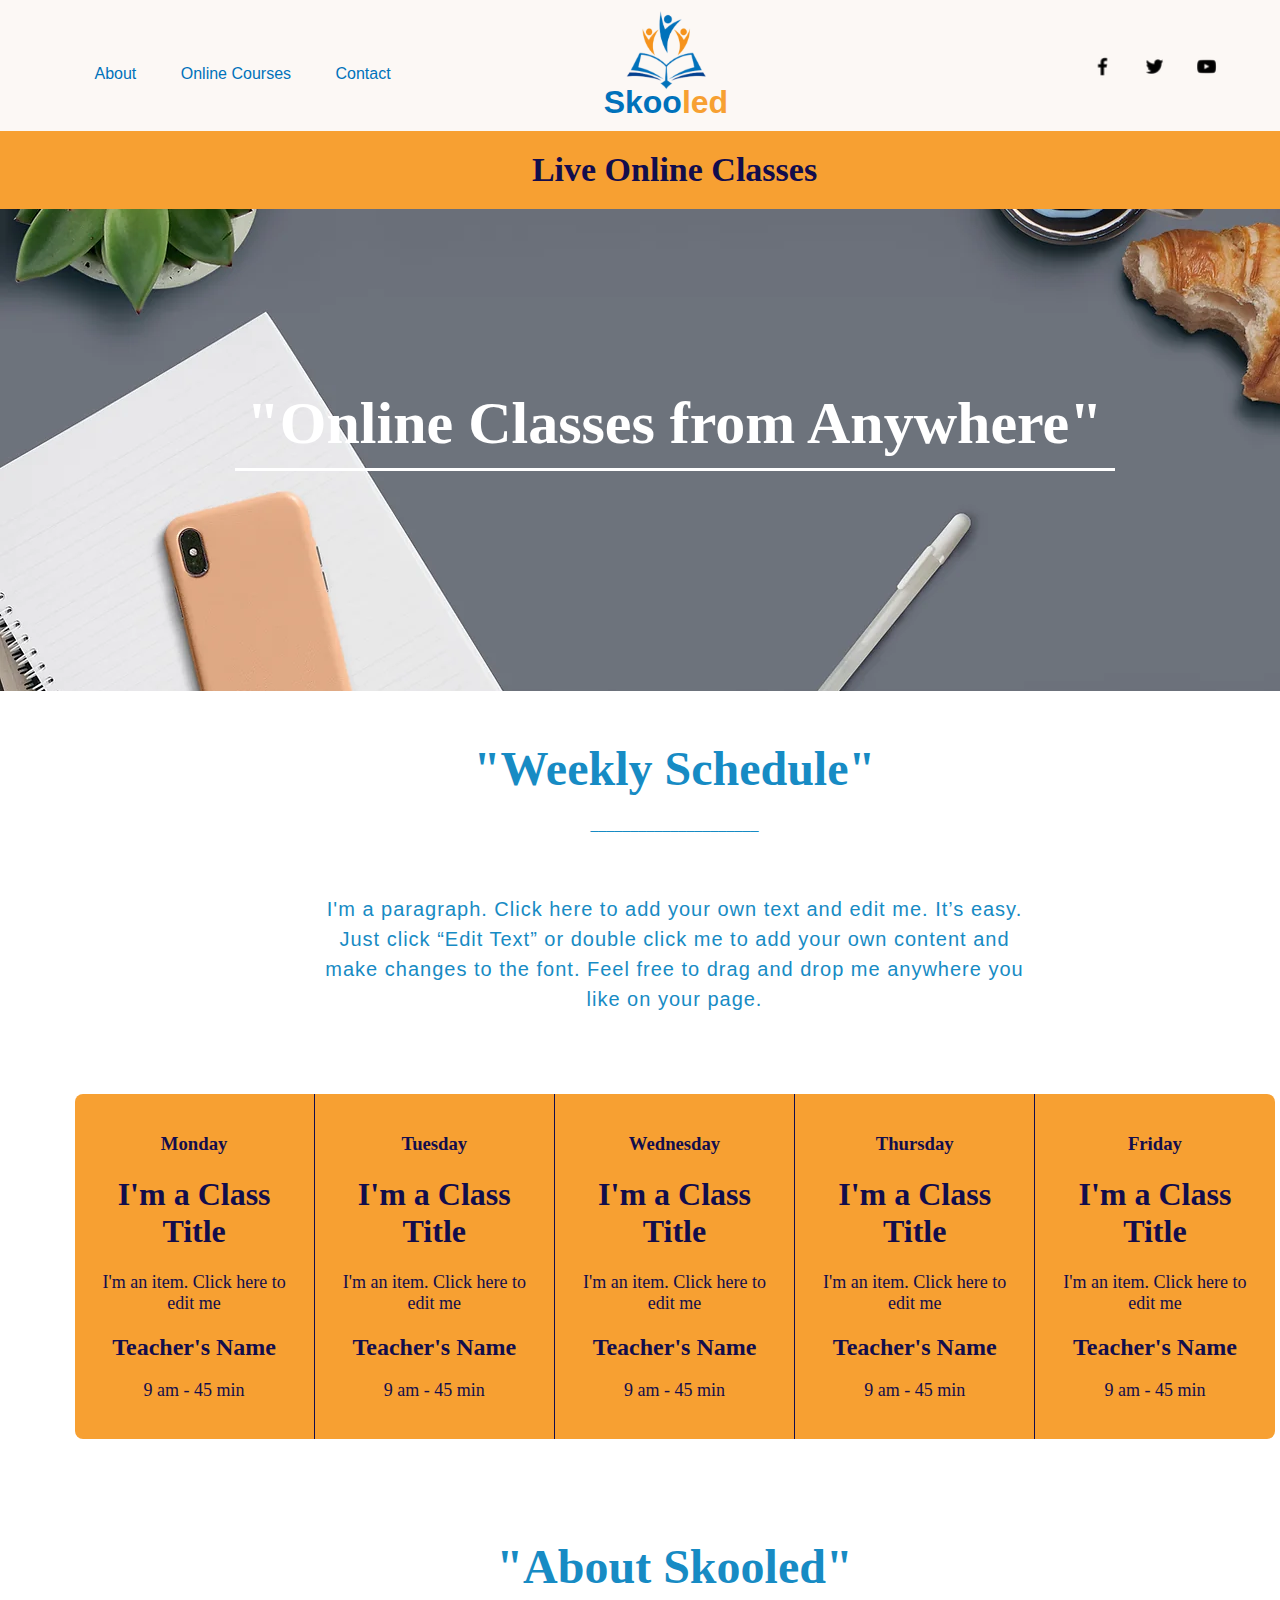
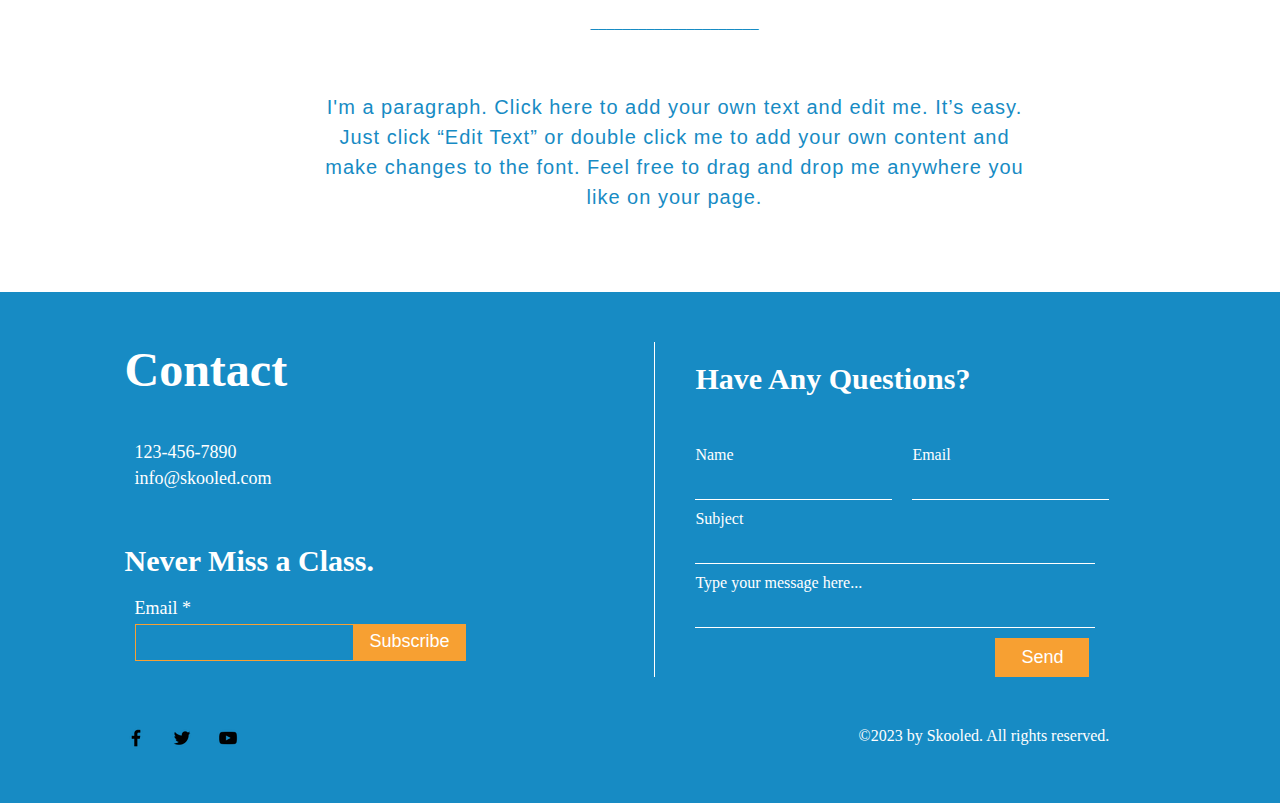
<file: index.html>
<!DOCTYPE html>
<html>
<head>
	<meta charset="utf-8">
	<meta name="viewport" content="width=device-width, initial-scale=1">
	<title>Skooled learn_online</title>
	<link rel="stylesheet" type="text/css" href="style.css">
	<link rel="icon" type="image/png" href="img/logo.png">
</head>
<body>
	<!-- Header start -->
	<div class="header">
		<div class="m-auto">
			<div class="flex">
				<div class="navbar">
					<ul>
						<li><a href="index.html#about">About</a></li>
						<li><a href="online.html">Online Courses</a></li>
						<li><a href="#contact">Contact</a></li>
					</ul>
				</div>
				<div class="logo">
					<a href="index.html"><img src="img/logo.png" width="80px" height="80px"></a>
					<div style="display: flex; padding-left: 13px;">
						<h1 style="color: #0072BB;">Skoo</h1>
						<h1 style="color: #F7A032;">led</h1>
					</div>	
				</div>
				<div class="icon">
					<a href=""><img src="img/fb.jpg"></a>
					<a href=""><img src="img/twitter.jpg"></a>
					<a href=""><img src="img/yt.jpg"></a>
				</div>
			</div>
		</div>
	</div>
	<!-- Header end -->
	<!-- main body start -->
	<div class="main-body">
		<!-- title start -->
		<div class="title">
			<div class="line">
				<h2>Live Online Classes</h2>
			</div>
			<h1>"Online Classes from Anywhere"</h1>
		</div>
		<!-- title end -->
		<!-- schedule start -->
		<div class="schedule">
			<div class="heading">
				<h1>"Weekly Schedule"</h1>
				<div>_____________________</div>
			</div>
			<div class="text">
				<p>
					I'm a paragraph. Click here to add your own text and edit me. It’s easy. Just click “Edit Text” or double click me to add your own content and make changes to the font. Feel free to drag and drop me anywhere you like on your page.
				</p>
			</div>
			<div class="container">
				<div class="m-auto">
					<div class="flex" style="background-color: #F7A032; border-radius: 0.5rem;">
						<div class="day">
							<h3>Monday</h3>
							<h1>I'm a Class Title</h1>
							<p>I'm an item. Click here to edit me</p>
							<h2>Teacher's Name</h2>
							<p>9 am - 45 min</p>
						</div>
						<div class="day">
							<h3>Tuesday</h3>
							<h1>I'm a Class Title</h1>
							<p>I'm an item. Click here to edit me</p>
							<h2>Teacher's Name</h2>
							<p>9 am - 45 min</p>
						</div>
						<div class="day">
							<h3>Wednesday</h3>
							<h1>I'm a Class Title</h1>
							<p>I'm an item. Click here to edit me</p>
							<h2>Teacher's Name</h2>
							<p>9 am - 45 min</p>
						</div>
						<div class="day">
							<h3>Thursday</h3>
							<h1>I'm a Class Title</h1>
							<p>I'm an item. Click here to edit me</p>
							<h2>Teacher's Name</h2>
							<p>9 am - 45 min</p>
						</div>
						<div class="day" style="border-right: 0;">
							<h3>Friday</h3>
							<h1>I'm a Class Title</h1>
							<p>I'm an item. Click here to edit me</p>
							<h2>Teacher's Name</h2>
							<p>9 am - 45 min</p>
						</div>
					</div>
				</div>
			</div>
		</div>
		<!-- schedule end -->
		<!-- about start -->
		<div id="about">
			<div class="heading">
				<h1>"About Skooled"</h1>
				<div>_____________________</div>
			</div>
			<div class="text">
				<p>
					I'm a paragraph. Click here to add your own text and edit me. It’s easy. Just click “Edit Text” or double click me to add your own content and make changes to the font. Feel free to drag and drop me anywhere you like on your page.
				</p>
			</div>
		</div>
		<!-- about end -->
	</div>
	<!-- main body end -->
	<!-- footer start -->
	<div class="footer">
		<div class="m-auto">
			<div class="flex">
				<div id="contact">
					<h1>Contact</h1>
					<p style="padding-top: 45px;">123-456-7890</p>
					<p>info@skooled.com</p>
					<h2>Never Miss a Class.</h2>
					<form>
						<label for="mail">Email *</label>
						<div>
							<input type="Email" id="mail">
							<button>Subscribe</button>
						</div>
					</form>
				</div>
				<div class="form">
					<h2>Have Any Questions?</h2>
					<form>
						<div class="flex">
							<div style="margin-right: 10px;">
								<label for="name">Name</label>
								<div><input type="text" id="name"></div>
							</div>
							<div style="margin-left: 10px;">
								<label for="email">Email</label>
								<div><input type="Email" id="email"></div>
							</div>
						</div>
						<div>
							<label for="sub">Subject</label>
							<div><input type="text" id="sub" style="width: 380px;"></div>
						</div>
						<div>
							<label for="msg">Type your message here...</label>
							<div><input type="text" id="msg" style="width: 380px;"></div>
						</div>
						<button>Send</button>
					</form>
				</div>
			</div>
			<div class="foot">
				<div id="d1">
					<a href=""><img src="img/fb.jpg"></a>
					<a href=""><img src="img/twitter.jpg"></a>
					<a href=""><img src="img/yt.jpg"></a>
				</div>
				<div id="d2">
					&copy;2023 by <a href="index.html" style="text-decoration: none; color: #FFFFFF;">Skooled</a>. All rights reserved.
				</div>
			</div>
		</div>
	</div>
	<!-- footer end -->
</body>
</html>
</file>
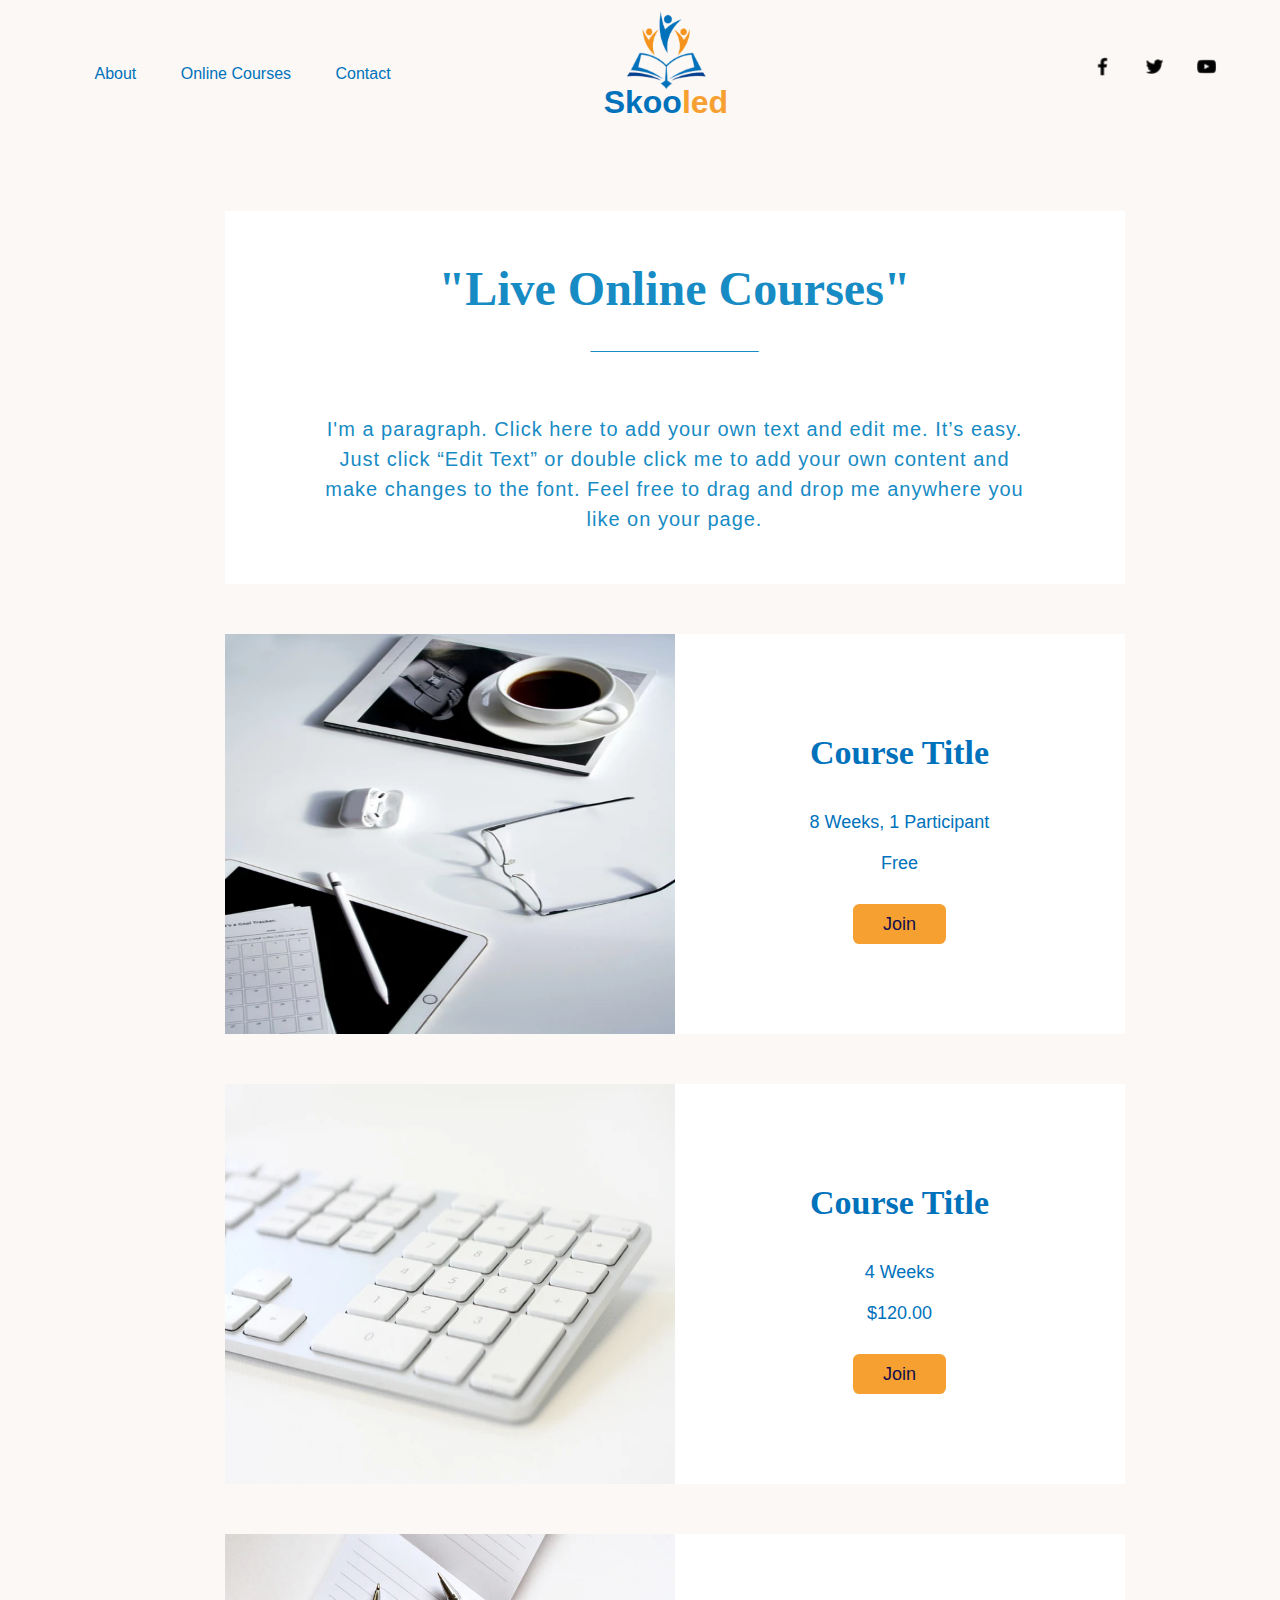
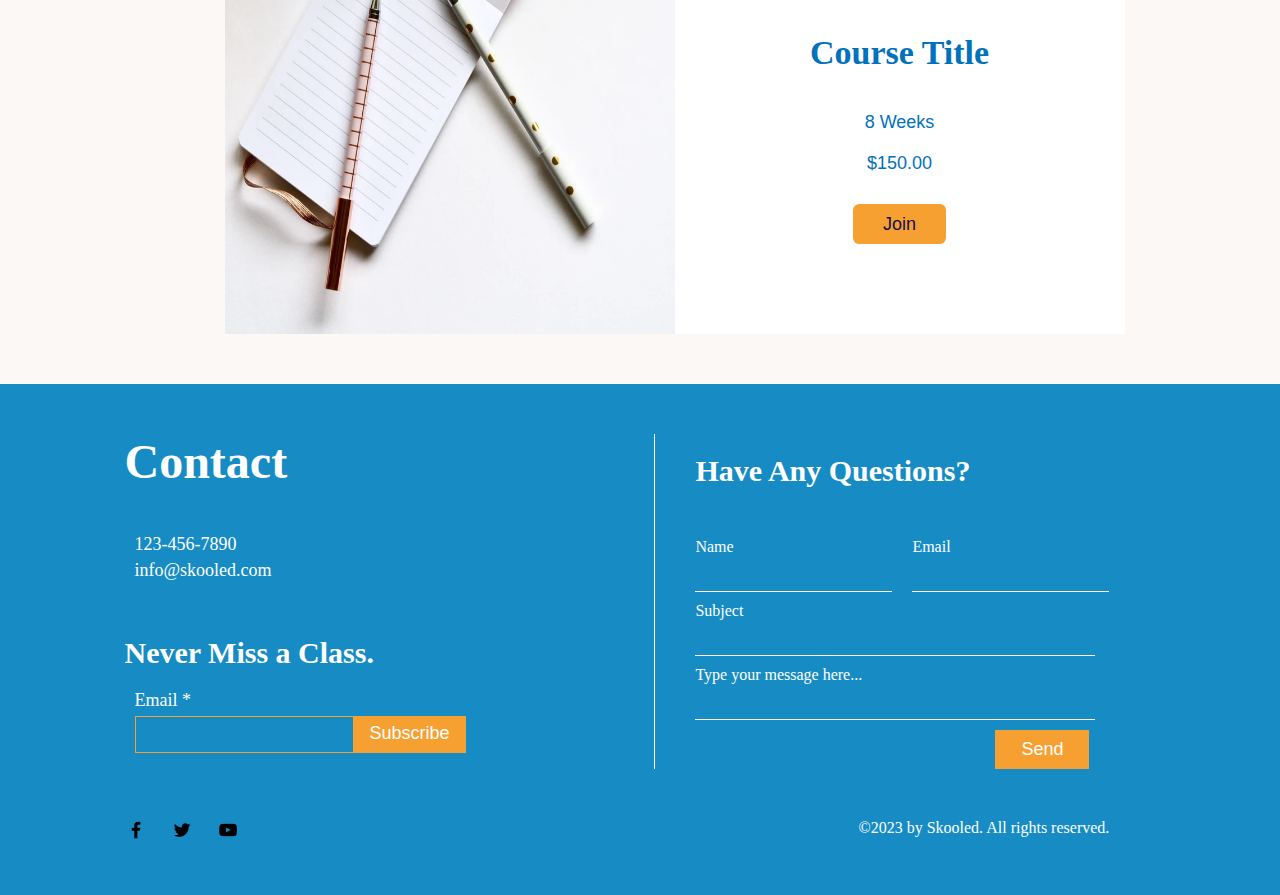
<file: online.html>
<!DOCTYPE html>
<html>
<head>
	<meta charset="utf-8">
	<meta name="viewport" content="width=device-width, initial-scale=1">
	<title>Skooled learn_online</title>
	<link rel="stylesheet" type="text/css" href="style.css">
	<link rel="icon" type="image/png" href="img/logo.png">
</head>
<body>
	<!-- Header start -->
	<div class="header">
		<div class="m-auto">
			<div class="flex">
				<div class="navbar">
					<ul>
						<li><a href="index.html #about">About</a></li>
						<li><a href="online.html">Online Courses</a></li>
						<li><a href="index.html#contact">Contact</a></li>
					</ul>
				</div>
				<div class="logo">
					<a href="index.html"><img src="img/logo.png" width="80px" height="80px"></a>
					<div style="display: flex; padding-left: 13px;">
						<h1 style="color: #0072BB;">Skoo</h1>
						<h1 style="color: #F7A032;">led</h1>
					</div>	
				</div>
				<div class="icon">
					<a href=""><img src="img/fb.jpg"></a>
					<a href=""><img src="img/twitter.jpg"></a>
					<a href=""><img src="img/yt.jpg"></a>
				</div>
			</div>
		</div>
	</div>
	<!-- Header end -->
	<!-- main body start -->
	<div class="main-body" style="background-color: #FCF8F5; overflow: auto;">
		<div class="container">
			<div class="center">
				<div class="heading">
					<h1>"Live Online Courses"</h1>
					<div>_____________________</div>
				</div>
				<div class="text" style="padding-bottom: 30px;">
					<p>
						I'm a paragraph. Click here to add your own text and edit me. It’s easy. Just click “Edit Text” or double click me to add your own content and make changes to the font. Feel free to drag and drop me anywhere you like on your page.
					</p>
				</div>
			</div>
			<div class="center">
				<div class="flex">
					<div class="o-img">
						<img src="img/b1.jpg" width="450px" height="400px">
					</div>
					<div class="o-opt">
						<h2>Course Title</h2>
						<p>8 Weeks, 1 Participant</p>
						<p style="margin-bottom: 40px;">Free</p>
						<a href="sign-up.html">Join</a>
					</div>
				</div>
			</div>
			<div class="center">
				<div class="flex">
					<div class="o-img">
						<img src="img/b2.jpg" width="450px" height="400px">
					</div>
					<div class="o-opt">
						<h2>Course Title</h2>
						<p>4 Weeks</p>
						<p style="margin-bottom: 40px;">$120.00</p>
						<a href="sign-up.html">Join</a>
					</div>
				</div>
			</div>
			<div class="center">
				<div class="flex">
					<div class="o-img">
						<img src="img/b3.jpg" width="450px" height="400px">
					</div>
					<div class="o-opt">
						<h2>Course Title</h2>
						<p>8 Weeks</p>
						<p style="margin-bottom: 40px;">$150.00</p>
						<a href="sign-up.html">Join</a>
					</div>
				</div>
			</div>
		</div>
	</div>
	<!-- mainbody end -->
	<!-- footer start -->
	<div class="footer" style="margin-top: 0px;">
		<div class="m-auto">
			<div class="flex">
				<div id="contact">
					<h1>Contact</h1>
					<p style="padding-top: 45px;">123-456-7890</p>
					<p>info@skooled.com</p>
					<h2>Never Miss a Class.</h2>
					<form>
						<label for="mail">Email *</label>
						<div>
							<input type="Email" id="mail">
							<button>Subscribe</button>
						</div>
					</form>
				</div>
				<div class="form">
					<h2>Have Any Questions?</h2>
					<form>
						<div class="flex">
							<div style="margin-right: 10px;">
								<label for="name">Name</label>
								<div><input type="text" id="name"></div>
							</div>
							<div style="margin-left: 10px;">
								<label for="email">Email</label>
								<div><input type="Email" id="email"></div>
							</div>
						</div>
						<div>
							<label for="sub">Subject</label>
							<div><input type="text" id="sub" style="width: 380px;"></div>
						</div>
						<div>
							<label for="msg">Type your message here...</label>
							<div><input type="text" id="msg" style="width: 380px;"></div>
						</div>
						<button>Send</button>
					</form>
				</div>
			</div>
			<div class="foot">
				<div id="d1">
					<a href=""><img src="img/fb.jpg"></a>
					<a href=""><img src="img/twitter.jpg"></a>
					<a href=""><img src="img/yt.jpg"></a>
				</div>
				<div id="d2">
					&copy;2023 by <a href="index.html" style="text-decoration: none; color: #FFFFFF;">Skooled</a>. All rights reserved.
				</div>
			</div>
		</div>
	</div>
	<!-- footer end -->
</body>
</html>
</file>
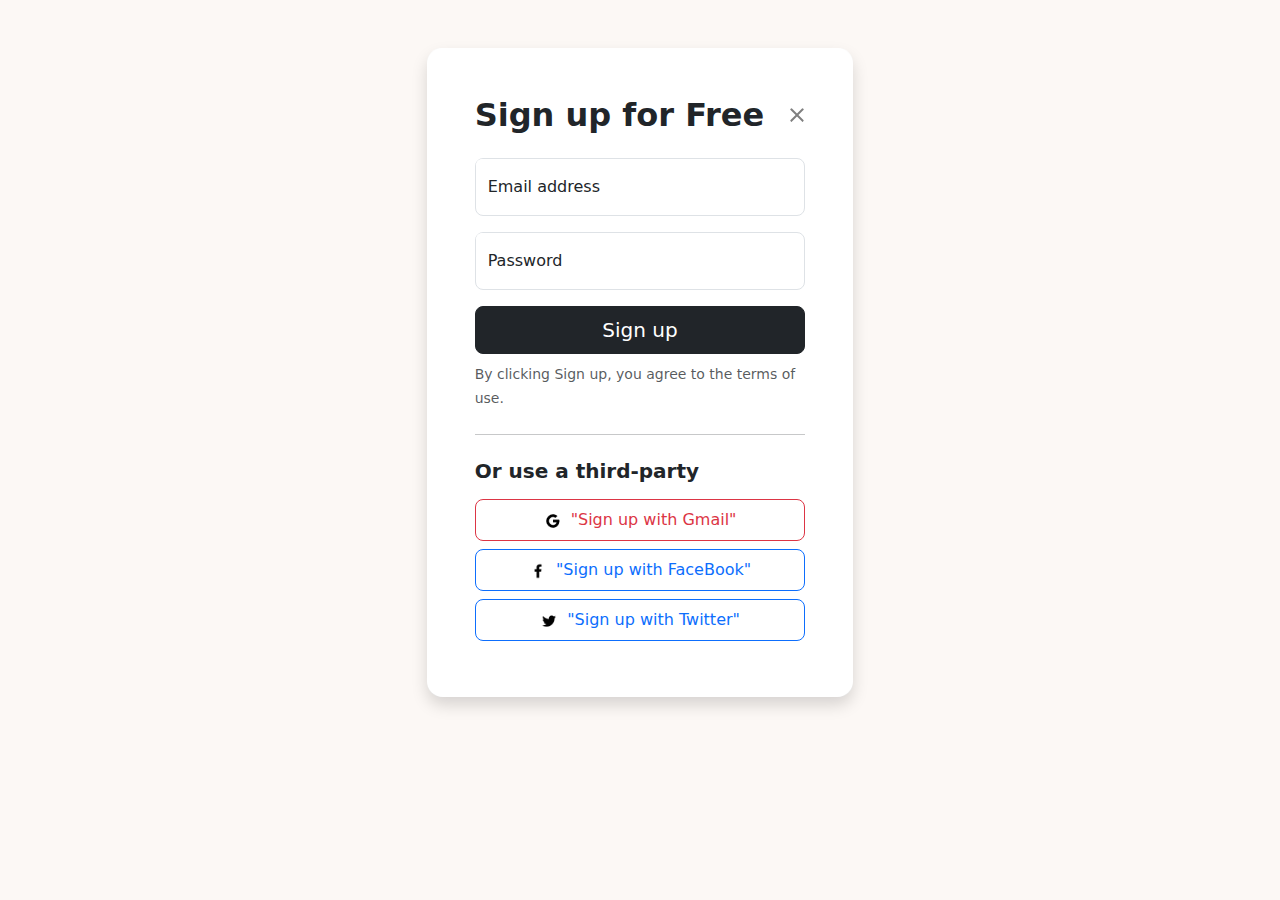
<file: sign-up.html>
<!DOCTYPE html>
<html>
<head>
	<meta charset="utf-8">
	<meta name="viewport" content="width=device-width, initial-scale=1">
	<title>Sign-up Skooled</title>
	<link rel="icon" type="image/png" href="img/logo.png">
	<link rel="stylesheet" type="text/css" href="bootstrap.css">
</head>
<body style="background-color: #FCF8F5">
	<div class="col-4 m-auto mb-5 mt-5" style="background-color: white; border-radius: 0.9rem;">
		<div class="modal-content rounded-4 shadow">
			<div class="modal-header p-5 pb-4 border-bottom-0">
				<h1 class="fw-bold mb-0 fs-2">Sign up for Free</h1>
				<button type="button" class="btn-close" data-bs-dismiss="modal" aria-label="Close"></button>
			</div>
			<div class="modal-body p-5 pt-0">
				<form class>
					<div class="form-floating mb-3">
						<input type="email" class="form-control rounded-3" id="floatingInput" placeholder="name@example.com">
						<label for="floatingInput">Email address</label>
					</div>
					<div class="form-floating mb-3">
						<input type="password" class="form-control rounded-3" id="floatingPassword" placeholder="Password">
						<label for="floatingPassword">Password</label>
					</div>
					<button class="w-100 mb-2 btn btn-lg rounded-3 btn-dark" type="submit">Sign up</button>
					<small class="text-body-secondary">By clicking Sign up, you agree to the terms of use.</small>
					<hr class="my-4">
					<h2 class="fs-5 fw-bold mb-3">Or use a third-party</h2>
					<button class="w-100 py-2 mb-2 btn btn-outline-danger rounded-3" type="submit">
						<img class="bi me-1" src="img/g.png" width="18" height="18">
						"Sign up with Gmail"
					</button>
					<button class="w-100 py-2 mb-2 btn btn-outline-primary rounded-3" type="submit">
						<img class="bi me-1" src="img/fb.jpg" width="18" height="18">
						"Sign up with FaceBook"
					</button>
					<button class="w-100 py-2 mb-2 btn btn-outline-primary rounded-3" type="submit">
						<img class="bi me-1" src="img/twitter.jpg" width="18" height="18">
						"Sign up with Twitter"
					</button>
				</form>
			</div>
		</div>
	</div>
</body>
</html>
</file>
<file: style.css>
body
{
	width: 1349px;
	margin: 0px;
}
.m-auto
{
	width: 1200px;
	margin: auto;
}
.flex
{
	display: flex;
}
.header
{
	background-color: #FCF8F5;
	padding-top: 10px;
	padding-bottom: 10px;
	position: sticky;
	top: 0;
}
.navbar
{
	font-family: arial;
}
.navbar ul
{
	margin: 0px;
	margin-top: 50px;
	padding: 0px;
}
.navbar li
{
	display: inline-block;
	margin-left: 10px;
	margin-right: 10px;
	padding: 5px;
	padding-right: 10px;
	padding-left: 10px;
}
.navbar li:hover
{
	background-color: lightgray;
	border-radius: 0.3rem;
	transition: 1s;
}
.navbar a
{
	text-decoration: none;
	color: #0072BB;
}
.logo
{
	width: 150px;
	text-align: center;
	margin-left: 180px;
}
.logo h1
{
	font-family: arial;
	margin: 0px;
	margin-top: -10px;
	cursor: pointer;
}
.icon
{
	margin-top: 45px;
	margin-left: 350px;
}
.icon img
{
	margin-right: 25px;
	width: 23px;
}
.title
{
	overflow: auto;
	background-image: url(img/file.jpg);
	background-repeat: no-repeat;
	background-position: center;
	background-size: cover;
	text-align: center;
}
.title h1
{
	width: 880px;
	color: #FFFFFF;
	margin: auto;
	margin-top: 180px;
	margin-bottom: 220px;
	padding-bottom: 10px;
	font-size: 60px;
	border-bottom: solid #FFFFFF 3px;
}
.line
{
	background-color: #F7A032;
	color: #130D4C;
}
.line h2
{
	margin: 0px;
	font-size: 34px;
	padding-top: 20px;
	padding-bottom: 20px;
}
.schedule
{
	text-align: center;
}
.heading
{
	text-align: center;
	padding-top: 50px;
	padding-bottom: 40px;
	color: #178BC4;
}
.heading h1
{
	font-size: 48px;
	margin: 0px;
	padding-bottom: 20px;
}
.text
{
	width: 700px;
	margin: auto;
	color: #178BC4;
	font-family: arial;
	line-height: 30px;
	font-size: 20px;
	letter-spacing: 1px;
	text-align: center;
}
.container
{
	margin-top: 80px;
	margin-bottom: 50px;
}
.day
{
	width: 240px;
	color: #130D4C;
	padding-top: 20px;
	padding-bottom: 20px;
	padding-left: 20px;
	padding-right: 20px;
	border-right: solid #130D4C 1px;
}
.day p
{
	font-size: 18px;
}
.footer
{
	background-color: #178BC4;
	color: #FFFFFF;
	margin-top: 80px;
	padding-top: 50px;
	padding-bottom: 50px;
}
#contact
{
	width: 549px;
	border-right: solid #FFFFFF 1px;
	padding-left: 50px;
}
#contact h1
{
	margin: 0px;
	font-size: 48px;
}
#contact p
{
	margin: 0px;
	margin-left: 10px;
	padding-bottom: 5px;
	font-size: 18px;
}
#contact h2
{
	margin: 0px;
	margin-top: 50px;
	margin-bottom: 20px;
	font-size: 30px;
}
#contact form label
{
	font-size: 18px;
	margin-left: 10px;
}
#contact form input
{
	background-color: transparent;
	border: solid #F7A032 1px;
	margin-left: 10px;
	margin-top: 5px;
	padding: 10px;
	padding-right: 30px;
}
#contact form button
{
	margin-left: -4px;
	padding: 15px;
	padding-bottom: 8px;
	padding-top: 6px;
	font-size: 18px;
	background-color: transparent;
	border: solid #F7A032 1px;
	color: #FFFFFF;
	background-color: #F7A032;
	cursor: pointer;
}
#contact form button:hover
{
	background-color: #0072BB;
	color: #FFFFFF;
	box-shadow: 0px 0px 5px 2px #FFFFFF;
	text-shadow: 0px 0px 4px #FFFFFF;
	transition: 1s;
}
.form
{
	width: 600px;
	padding-left: 40px;
}
.form h2
{
	margin: 0px;
	margin-top: 20px;
	margin-bottom: 50px;
	font-size: 30px;
}
.form input
{
	background-color: transparent;
	border: 0;
	border-bottom: solid #FFFFFF 1px;
	margin-bottom: 10px;
	padding: 10px;
}
.form button
{
	font-size: 18px;
	color: #FFFFFF;
	background-color: #F7A032;
	border: solid #F7A032 1px;
	padding: 8px;
	padding-left: 25px;
	padding-right: 25px;
	margin-left: 300px;
	cursor: pointer;
}
.form button:hover
{
	background-color: #0072BB;
	color: #FFFFFF;
	box-shadow: 0px 0px 5px 2px #FFFFFF;
	text-shadow: 0px 0px 4px #FFFFFF;
	transition: 1s;
}
.foot
{
	display: flex;
	margin-top: 50px;
}
#d1
{
	margin-left: 50px;
}
#d1 img
{
	margin-right: 20px;
}
#d2
{
	margin-left: 600px;
}




         /*online*/



.center
{
	width: 900px;
	margin: auto;
	margin-bottom: 50px;
	background-color: #FFFFFF;
	color: #0072BB;
}         
.o-img
{
	width: 450px;
	height: 400px;
}
.o-opt
{
	overflow: auto;
	width: 450px;
	text-align: center;
	padding-top: 80px;
	padding-bottom: 80px;
}
.o-opt h2
{
	margin: 0px;
	margin-top: 20px;
	margin-bottom: 40px;
	font-size: 34px;
}
.o-opt p
{
	margin: 0px;
	margin-top: 20px;
	margin-bottom: 20px;
	font-family: arial;
	font-size: 18px;
}
.o-opt a
{
	text-decoration: none;
	background-color: #F7A032;
	color: #130D4C;
	font-family: arial;
	font-size: 18px;
	padding: 10px;
	padding-left: 30px;
	padding-right: 30px;
	border-radius: 0.4rem;
}
.o-opt a:hover
{
	background-color: #0072BB;
	color: #FFFFFF;
	box-shadow: 0px 0px 5px 2px royalblue;
	text-shadow: 0px 0px 3px #FFFFFF;
	transition: 1s;
}
</file>
